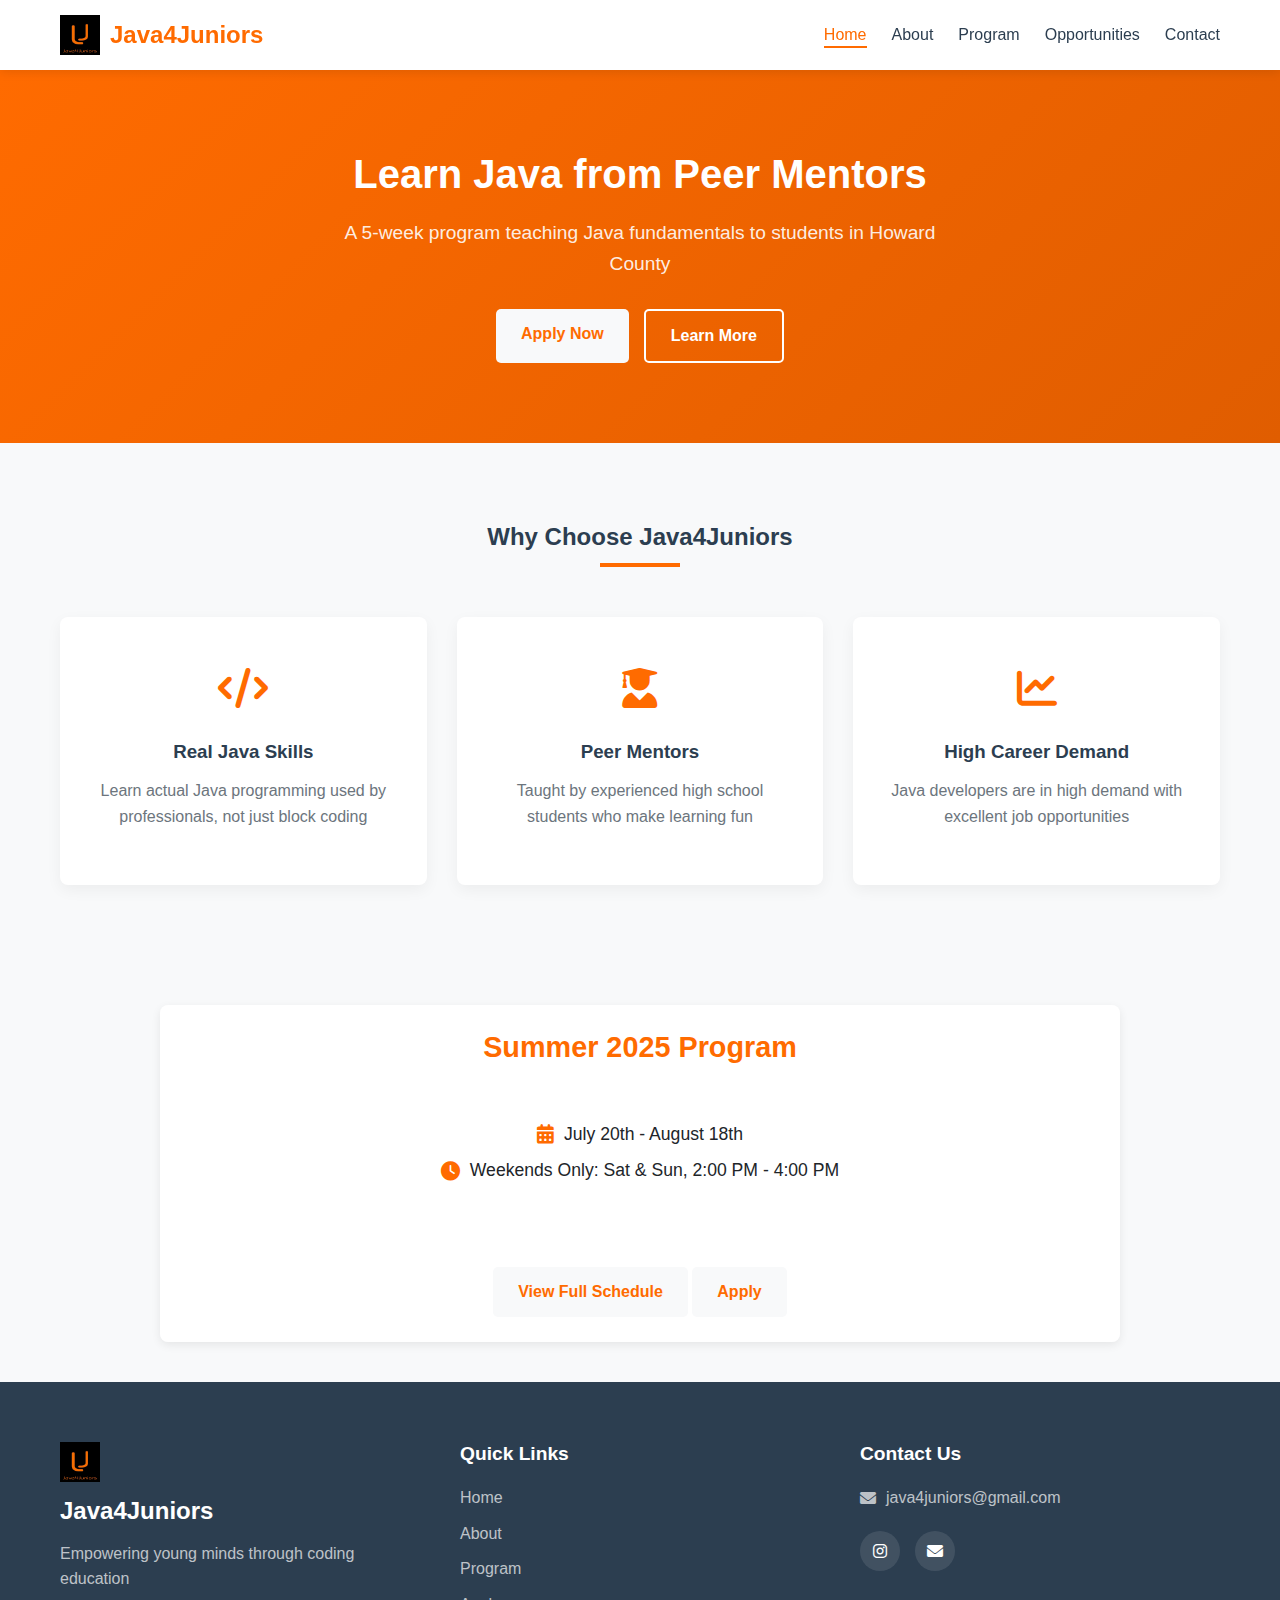
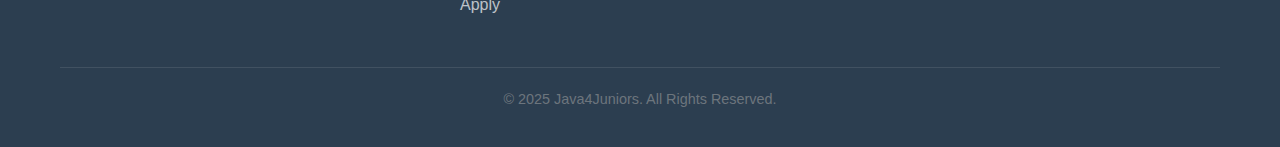
<file: index.html>
<!DOCTYPE html>
<html lang="en">
<head>
    <meta charset="UTF-8">
    <meta name="viewport" content="width=device-width, initial-scale=1.0">
    <title>Java4Juniors - Home</title>
    <link rel="stylesheet" href="css/styles.css">
    <link rel="stylesheet" href="https://cdnjs.cloudflare.com/ajax/libs/font-awesome/6.0.0-beta3/css/all.min.css">
</head>
<body>
    <header>
        <div class="container">
            <div class="header-content">
                <div class="logo">
                    <img src="images/logo.png" alt="Java4Juniors Logo">
                    <h1>Java4Juniors</h1>
                </div>
                <nav>
                    <ul>
                        <li class="active"><a href="index.html">Home</a></li>
                        <li><a href="about.html">About</a></li>
                        <li><a href="overview.html">Program</a></li>
                        <li><a href="opportunities.html">Opportunities</a></li>
                        <li><a href="contact.html">Contact</a></li>
                    </ul>
                </nav>
            </div>
        </div>
    </header>

    <section class="hero">
        <div class="container">
            <div class="hero-content">
                <h1>Learn Java from Peer Mentors</h1>
                <p>A 5-week program teaching Java fundamentals to students in Howard County</p>
                <div class="hero-buttons">
                    <a href="opportunities.html" class="btn btn-primary">Apply Now</a>
                    <a href="overview.html" class="btn btn-secondary">Learn More</a>
                </div>
            </div>
        </div>
    </section>

    <section class="features">
        <div class="container">
            <h2 class="section-title">Why Choose Java4Juniors</h2>
            <div class="features-grid">
                <div class="feature-card">
                    <div class="feature-icon">
                        <i class="fas fa-code"></i>
                    </div>
                    <h3>Real Java Skills</h3>
                    <p>Learn actual Java programming used by professionals, not just block coding</p>
                </div>
                <div class="feature-card">
                    <div class="feature-icon">
                        <i class="fas fa-user-graduate"></i>
                    </div>
                    <h3>Peer Mentors</h3>
                    <p>Taught by experienced high school students who make learning fun</p>
                </div>
                <div class="feature-card">
                    <div class="feature-icon">
                        <i class="fas fa-chart-line"></i>
                    </div>
                    <h3>High Career Demand</h3>
                    <p>Java developers are in high demand with excellent job opportunities</p>
                </div>
            </div>
        </div>
    </section>

    <section class="program-highlight">
        <div class="container">
            <div class="highlight-content">
                <h2>Summer 2025 Program</h2>
                <div class="program-details">
                    <p><i class="fas fa-calendar-alt"></i> July 20th - August 18th</p>
                    <p><i class="fas fa-clock"></i> Weekends Only: Sat & Sun, 2:00 PM - 4:00 PM</p>
                </div>
                <a href="overview.html" class="btn btn-primary">View Full Schedule</a>
                <a href="opportunities.html" class="btn btn-primary">Apply</a>
            </div>
        </div>
    </section>

    <footer>
        <div class="container">
            <div class="footer-content">
                <div class="footer-logo">
                    <img src="images/logo.png" alt="Java4Juniors Logo">
                    <h3>Java4Juniors</h3>
                    <p>Empowering young minds through coding education</p>
                </div>
                <div class="footer-links">
                    <h4>Quick Links</h4>
                    <ul>
                        <li><a href="index.html">Home</a></li>
                        <li><a href="about.html">About</a></li>
                        <li><a href="overview.html">Program</a></li>
                        <li><a href="opportunities.html">Apply</a></li>
                    </ul>
                </div>
                <div class="footer-contact">
                    <h4>Contact Us</h4>
                    <p><i class="fas fa-envelope"></i>java4juniors@gmail.com</p>
                    <div class="social-links">
                        <a href="#"><i class="fab fa-instagram"></i></a>
                        <a href="#"><i class="fas fa-envelope"></i></a>
                    </div>
                </div>
            </div>
            <div class="footer-bottom">
                <p>&copy; 2025 Java4Juniors. All Rights Reserved.</p>
            </div>
        </div>
    </footer>

    <script src="js/script.js"></script>
</body>
</html>
</file>
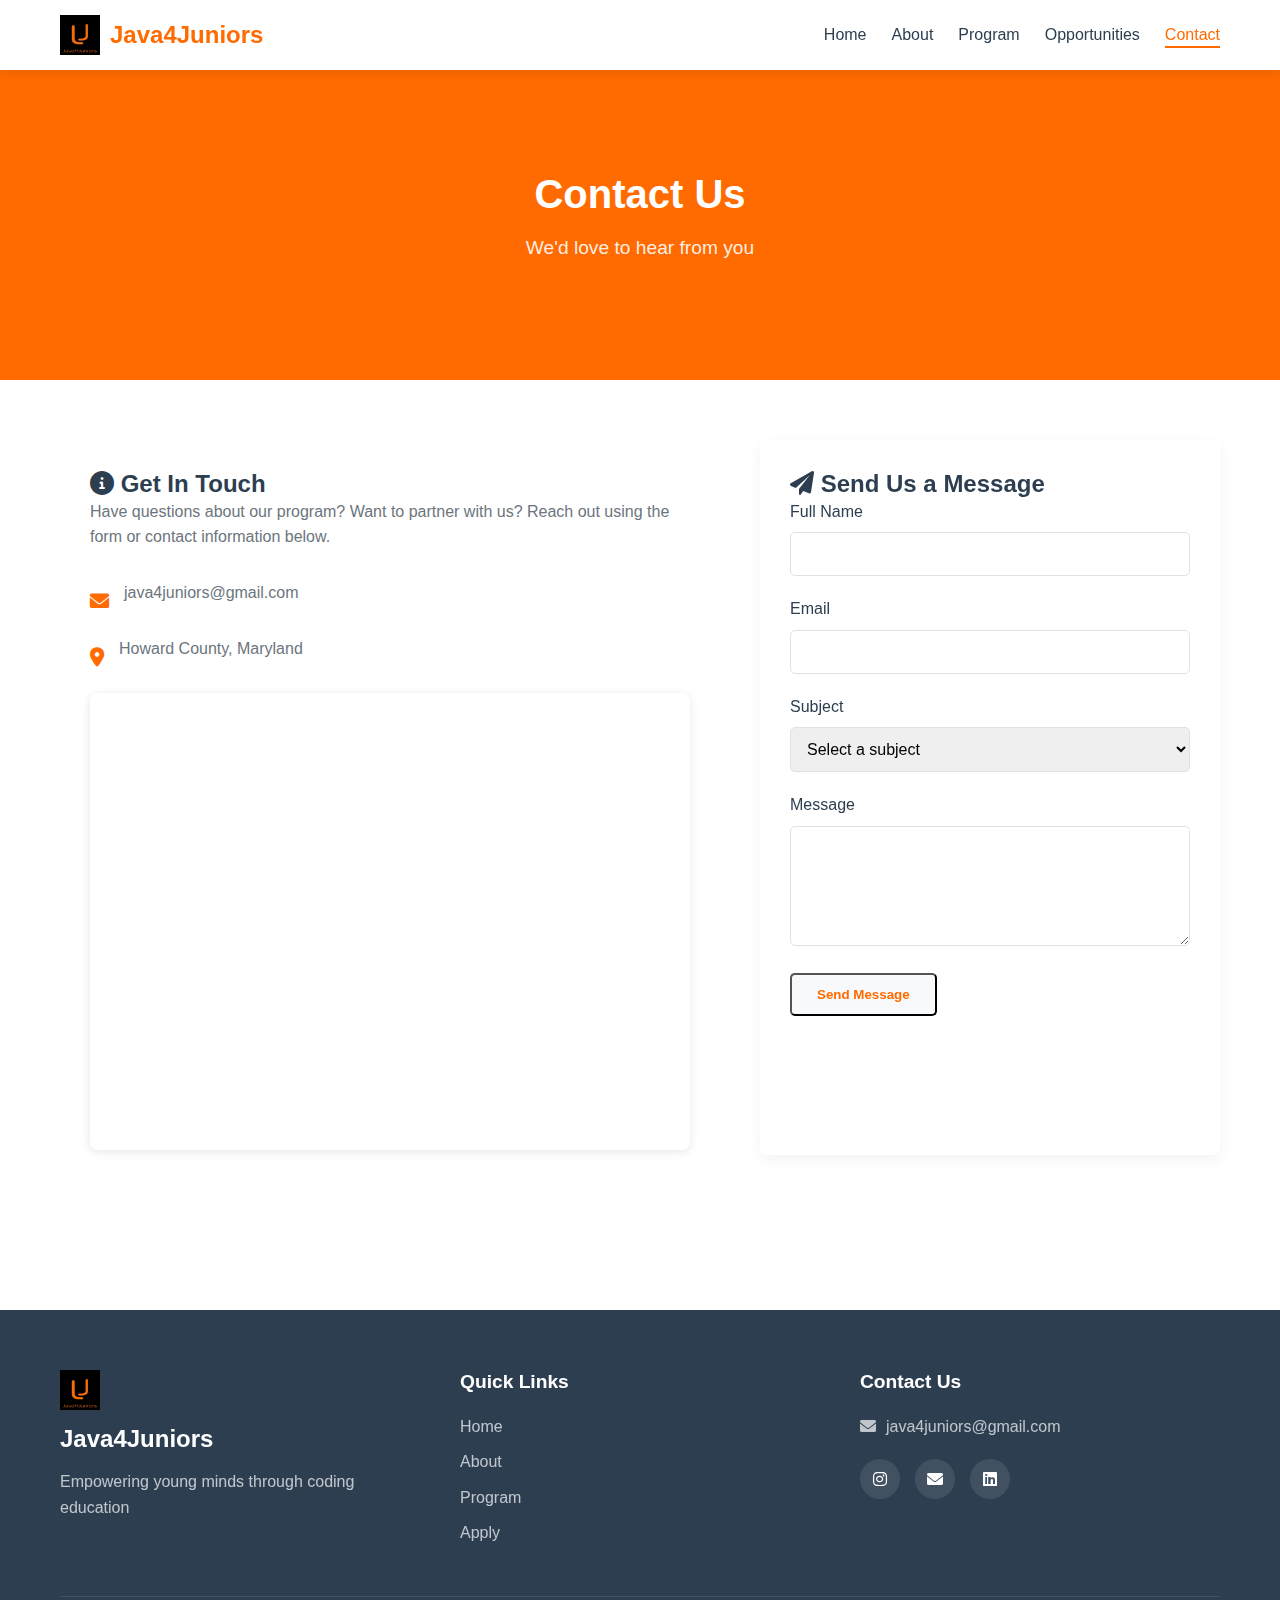
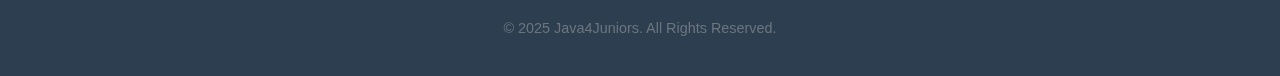
<file: contact.html>
<!DOCTYPE html>
<html lang="en">
<head>
    <meta charset="UTF-8">
    <meta name="viewport" content="width=device-width, initial-scale=1.0">
    <title>Contact Us - Java4Juniors</title>
    <link rel="stylesheet" href="css/styles.css">
    <link rel="stylesheet" href="https://cdnjs.cloudflare.com/ajax/libs/font-awesome/6.0.0-beta3/css/all.min.css">
</head>
<body>
    <header>
        <div class="container">
            <div class="header-content">
                <div class="logo">
                    <img src="images/logo.png" alt="Java4Juniors Logo">
                    <h1>Java4Juniors</h1>
                </div>
                <nav>
                    <ul>
                        <li><a href="index.html">Home</a></li>
                        <li><a href="about.html">About</a></li>
                        <li><a href="overview.html">Program</a></li>
                        <li><a href="opportunities.html">Opportunities</a></li>
                        <li class="active"><a href="contact.html">Contact</a></li>
                    </ul>
                </nav>
            </div>
        </div>
    </header>

    <section class="page-header">
        <div class="container">
            <h1>Contact Us</h1>
            <p>We'd love to hear from you</p>
        </div>
    </section>

    <section class="contact-section">
        <div class="container">
            <div class="contact-info">
                <h2><i class="fas fa-info-circle"></i> Get In Touch</h2>
                <p>Have questions about our program? Want to partner with us? Reach out using the form or contact information below.</p>
                
                <div class="contact-methods">
                    <div class="contact-method">
                        <i class="fas fa-envelope"></i>
                        <p>java4juniors@gmail.com</p>
                    </div>
                    <div class="contact-method">
                        <i class="fas fa-map-marker-alt"></i>
                        <p>Howard County, Maryland</p>
                    </div>
                    <div class="map-container">
                        <iframe 
                            src="https://www.google.com/maps/embed?pb=!1m18!1m12!1m3!1d3087.5310993653593!2d-76.84301202411028!3d39.29888327164111!2m3!1f0!2f0!3f0!3m2!1i1024!2i768!4f13.1!3m3!1m2!1s0x89c821eed5686fd9%3A0x9e82f055d4aa6e6a!2sMount%20Hebron%20High%20School!5e0!3m2!1sen!2sus!4v1746314005249!5m2!1sen!2sus" 
                            width="600"
                            height="450" 
                            style="border:0;" 
                            allowfullscreen="" 
                            loading="lazy" 
                            referrerpolicy="no-referrer-when-downgrade">
                        </iframe>
                    </div>
                </div>
                
                <div class="social-links">
                    <a href="#"><i class="fab fa-instagram"></i></a>
                    <a href="#"><i class="fab fa-discord"></i></a>
                    <a href="#"><i class="fas fa-envelope"></i></a>
                </div>
            </div>

            <div class="contact-form">
                <h2><i class="fas fa-paper-plane"></i> Send Us a Message</h2>
                <form action="https://formsubmit.co/b78781ab3d3572c9fff8ea56d828146f" method="POST" id="contactForm">
                    <div class="form-group">
                        <label for="name">Full Name</label>
                        <input type="text" id="name" name="Contact Name" class="form-control" required>
                    </div>
                    <div class="form-group">
                        <label for="email">Email</label>
                        <input type="email" id="contactEmail" name="Email" class="form-control" required>
                    </div>
                    <div class="form-group">
                        <label for="subject">Subject</label>
                        <select id="subject" name="Subject" class="form-control" required>
                            <option value="">Select a subject</option>
                            <option value="general">General Inquiry</option>
                            <option value="student">Student Application</option>
                            <option value="board">Board Application</option>
                            <option value="other">Other</option>
                        </select>
                    </div>
                    <div class="form-group">
                        <label for="message">Message</label>
                        <textarea id="message" name="Message" class="form-control" rows="5" required></textarea>
                    </div>
                    <button type="submit" class="btn btn-primary">Send Message</button>
                </form>
            </div>
        </div>
    </section>

    <footer>
        <div class="container">
            <div class="footer-content">
                <div class="footer-logo">
                    <img src="images/logo.png" alt="Java4Juniors Logo">
                    <h3>Java4Juniors</h3>
                    <p>Empowering young minds through coding education</p>
                </div>
                <div class="footer-links">
                    <h4>Quick Links</h4>
                    <ul>
                        <li><a href="index.html">Home</a></li>
                        <li><a href="about.html">About</a></li>
                        <li><a href="overview.html">Program</a></li>
                        <li><a href="opportunities.html">Apply</a></li>
                    </ul>
                </div>
                <div class="footer-contact">
                    <h4>Contact Us</h4>
                    <p><i class="fas fa-envelope"></i> java4juniors@gmail.com</p>
                    <div class="social-links">
                        <a href="https://www.instagram.com/java4juniors/?igsh=MW44d2Noa3Z1dXp4eA%3D%3D&utm_source=qr#"><i class="fab fa-instagram"></i></a>
                        <a href="https://mail.google.com/mail/?view=cm&fs=1&to=java4juniors@gmail.com"><i class="fas fa-envelope"></i></a>
                        <a href="https://www.linkedin.com/company/java4juniors/"><i class="fab fa-linkedin"></i></a>
                    </div>
                </div>
            </div>
            <div class="footer-bottom">
                <p>&copy; 2025 Java4Juniors. All Rights Reserved.</p>
            </div>
        </div>
    </footer>

    <script src="js/script.js"></script>
</body>
</html>
</file>
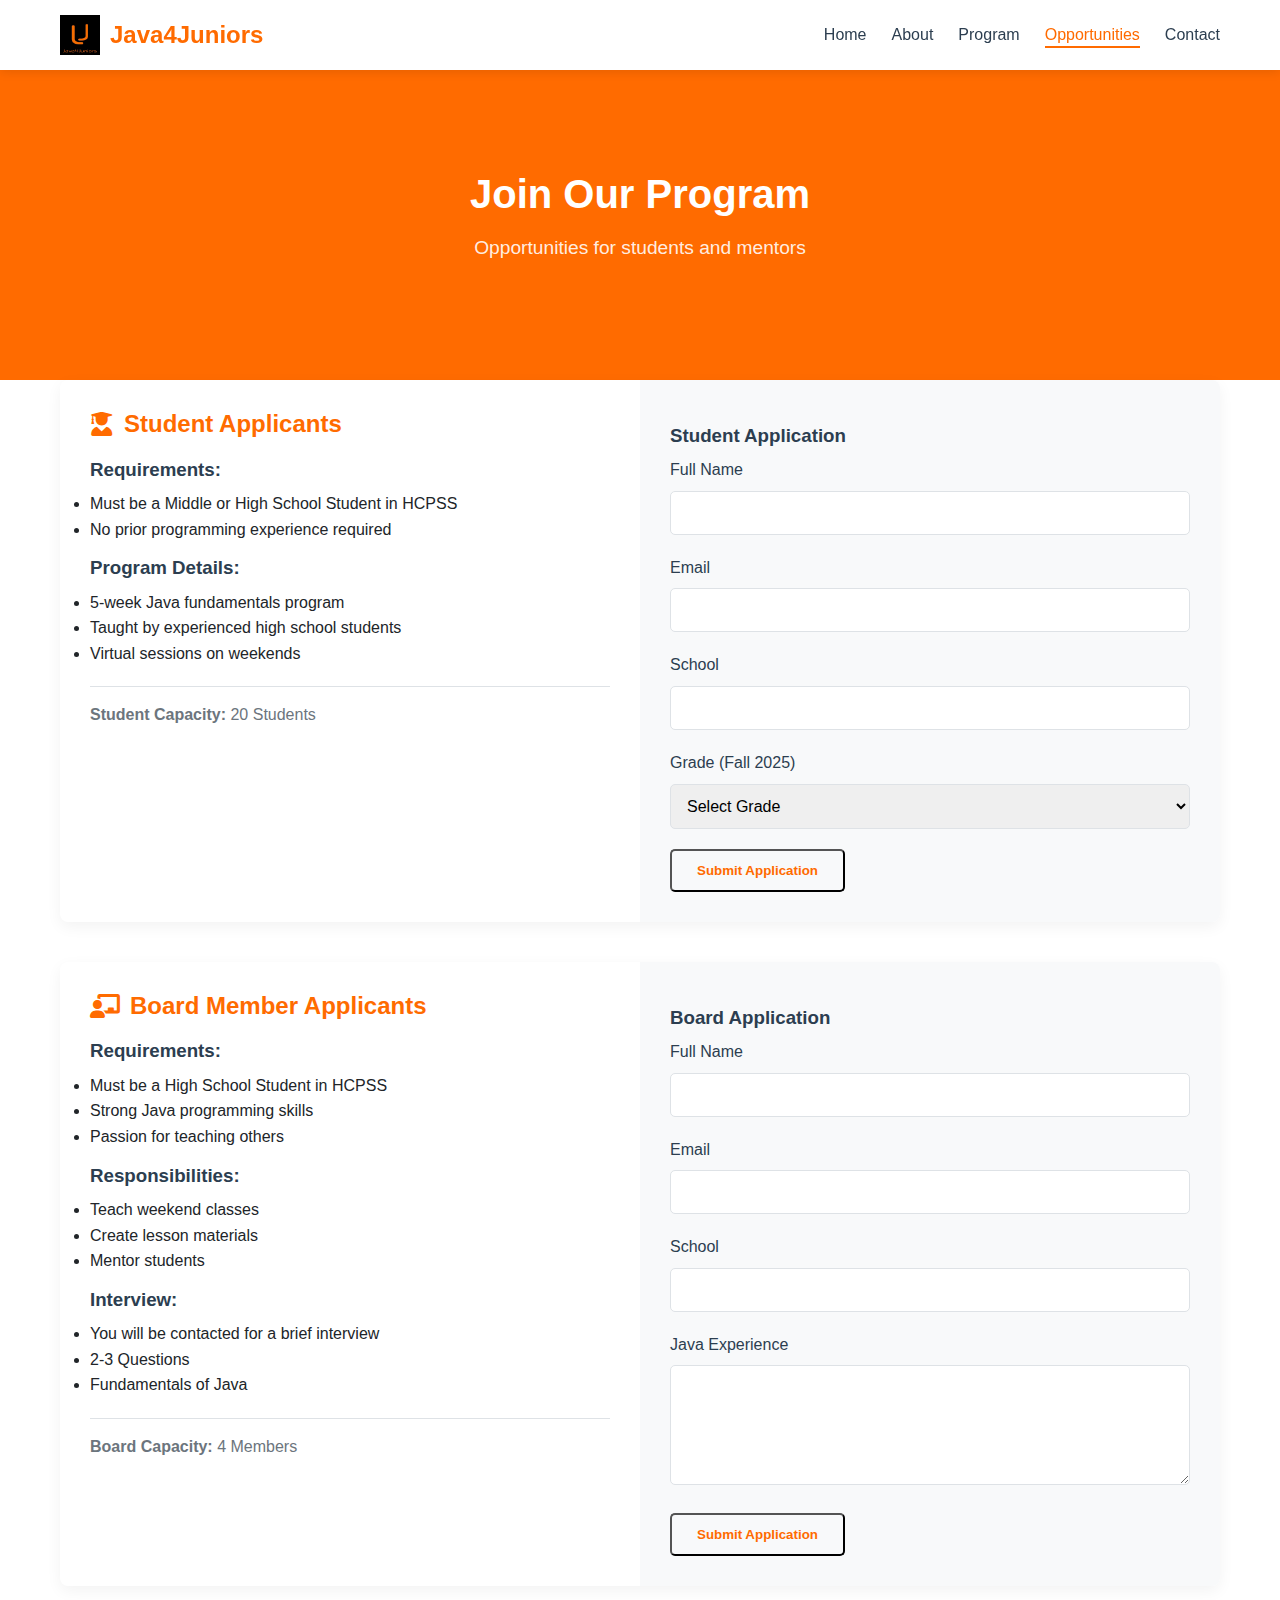
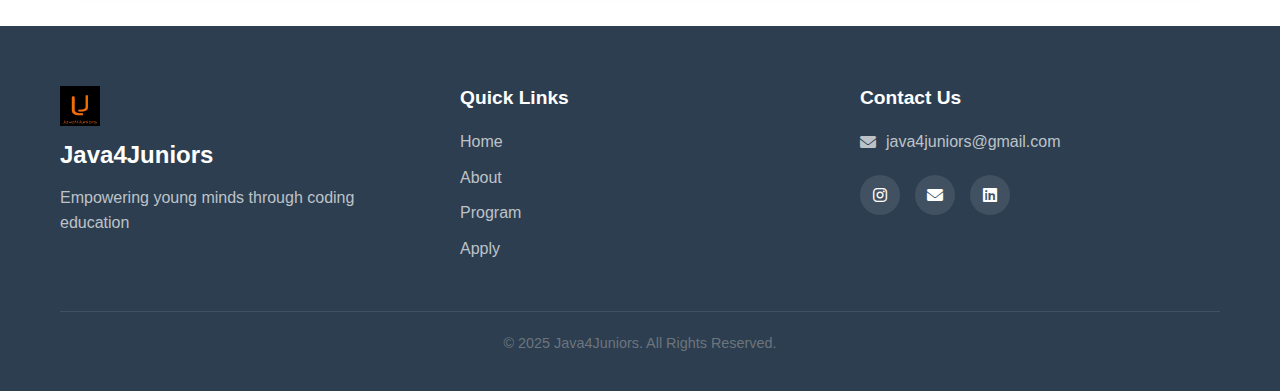
<file: opportunities.html>
<!DOCTYPE html>
<html lang="en">
<head>
    <meta charset="UTF-8">
    <meta name="viewport" content="width=device-width, initial-scale=1.0">
    <title>Opportunities - Java4Juniors</title>
    <link rel="stylesheet" href="css/styles.css">
    <link rel="stylesheet" href="https://cdnjs.cloudflare.com/ajax/libs/font-awesome/6.0.0-beta3/css/all.min.css">
</head>
<body>
    <header>
        <div class="container">
            <div class="header-content">
                <div class="logo">
                    <img src="images/logo.png" alt="Java4Juniors Logo">
                    <h1>Java4Juniors</h1>
                </div>
                <nav>
                    <ul>
                        <li><a href="index.html">Home</a></li>
                        <li><a href="about.html">About</a></li>
                        <li><a href="overview.html">Program</a></li>
                        <li class="active"><a href="opportunities.html">Opportunities</a></li>
                        <li><a href="contact.html">Contact</a></li>
                    </ul>
                </nav>
            </div>
        </div>
    </header>

    <section class="page-header">
        <div class="container">
            <h1>Join Our Program</h1>
            <p>Opportunities for students and mentors</p>
        </div>
    </section>

    <div class="container">
        <div class="opportunity-card student-opportunity">
            <div class="opportunity-content">
                <h2><i class="fas fa-user-graduate"></i> Student Applicants</h2>
                <h3>Requirements:</h3>
                <ul>
                    <li>Must be a Middle or High School Student in HCPSS</li>
                    <li>No prior programming experience required</li>
                </ul>
                <h3>Program Details:</h3>
                <ul>
                    <li>5-week Java fundamentals program</li>
                    <li>Taught by experienced high school students</li>
                    <li>Virtual sessions on weekends</li>
                </ul>
                <p class="capacity"><strong>Student Capacity:</strong> 20 Students</p>
            </div>
            <div class="opportunity-form">
                <h3>Student Application</h3>
                <form action="https://formsubmit.co/b78781ab3d3572c9fff8ea56d828146f" method="POST" id="studentForm">
                    <div class="form-group">
                        <label for="studentName">Full Name</label>
                        <input type="text" id="studentName" name="Student Name" class="form-control" required>
                    </div>
                    <div class="form-group">
                        <label for="studentEmail">Email</label>
                        <input type="email" id="studentEmail" name="Email" class="form-control" required>
                    </div>
                    <div class="form-group">
                        <label for="studentSchool">School</label>
                        <input type="text" id="studentSchool" name="School" class="form-control" required>
                    </div>
                    <div class="form-group">
                        <label for="studentGrade">Grade (Fall 2025)</label>
                        <select id="studentGrade" name="Grade" class="form-select" required>
                            <option value="">Select Grade</option>
                            <option value="6">6th Grade</option>
                            <option value="7">7th Grade</option>
                            <option value="8">8th Grade</option>
                            <option value="9">9th Grade</option>
                            <option value="10">10th Grade</option>
                            <option value="11">11th Grade</option>
                            <option value="12">12th Grade</option>
                        </select>
                    </div>
                    <button type="submit" class="btn btn-primary">Submit Application</button>
                </form>
            </div>
        </div>

            <div class="opportunity-card board-opportunity">
                <div class="opportunity-content">
                    <h2><i class="fas fa-chalkboard-teacher"></i> Board Member Applicants</h2>
                    <h3>Requirements:</h3>
                    <ul>
                        <li>Must be a High School Student in HCPSS</li>
                        <li>Strong Java programming skills</li>
                        <li>Passion for teaching others</li>
                    </ul>
                    <h3>Responsibilities:</h3>
                    <ul>
                        <li>Teach weekend classes</li>
                        <li>Create lesson materials</li>
                        <li>Mentor students</li>
                    </ul>
                    <h3>Interview:</h3>
                    <ul>
                        <li>You will be contacted for a brief interview</li>
                        <li>2-3 Questions</li>
                        <li>Fundamentals of Java</li>
                    </ul>
                    <p class="capacity"><strong>Board Capacity:</strong> 4 Members</p>
                </div>
                <div class="opportunity-form">
                    <h3>Board Application</h3>
                    <form action="https://formsubmit.co/b78781ab3d3572c9fff8ea56d828146f" method="POST" id="boardForm">
                        <div class="form-group">
                            <label for="boardName">Full Name</label>
                            <input type="text" id="boardName" name="Board Member Name" class="form-control" required>
                        </div>
                        <div class="form-group">
                            <label for="boardEmail">Email</label>
                            <input type="email" id="boardEmail" name="Email" class="form-control" required>
                        </div>
                        <div class="form-group">
                            <label for="boardSchool">School</label>
                            <input type="text" id="boardSchool" name="School" class="form-control" required>
                        </div>
                        <div class="form-group">
                            <label for="boardExperience">Java Experience</label>
                            <textarea id="boardExperience" name="Experience" class="form-control" required></textarea>
                        </div>
                        <button type="submit" class="btn btn-primary">Submit Application</button>
                    </form>
                </div>
            </div>
        </div>
    </section>

    <footer>
        <div class="container">
            <div class="footer-content">
                <div class="footer-logo">
                    <img src="images/logo.png" alt="Java4Juniors Logo">
                    <h3>Java4Juniors</h3>
                    <p>Empowering young minds through coding education</p>
                </div>
                <div class="footer-links">
                    <h4>Quick Links</h4>
                    <ul>
                        <li><a href="index.html">Home</a></li>
                        <li><a href="about.html">About</a></li>
                        <li><a href="overview.html">Program</a></li>
                        <li><a href="opportunities.html">Apply</a></li>
                    </ul>
                </div>
                <div class="footer-contact">
                    <h4>Contact Us</h4>
                    <p><i class="fas fa-envelope"></i> java4juniors@gmail.com</p>
                    <div class="social-links">
                        <a href="https://www.instagram.com/java4juniors/?igsh=MW44d2Noa3Z1dXp4eA%3D%3D&utm_source=qr#"><i class="fab fa-instagram"></i></a>
                        <a href="https://mail.google.com/mail/?view=cm&fs=1&to=java4juniors@gmail.com"><i class="fas fa-envelope"></i></a>
                        <a href="https://www.linkedin.com/company/java4juniors/"><i class="fab fa-linkedin"></i></a>
                    </div>
                </div>
            </div>
            <div class="footer-bottom">
                <p>&copy; 2025 Java4Juniors. All Rights Reserved.</p>
            </div>
        </div>
    </footer>

    <script src="js/script.js"></script>
</body>
</html>
</file>
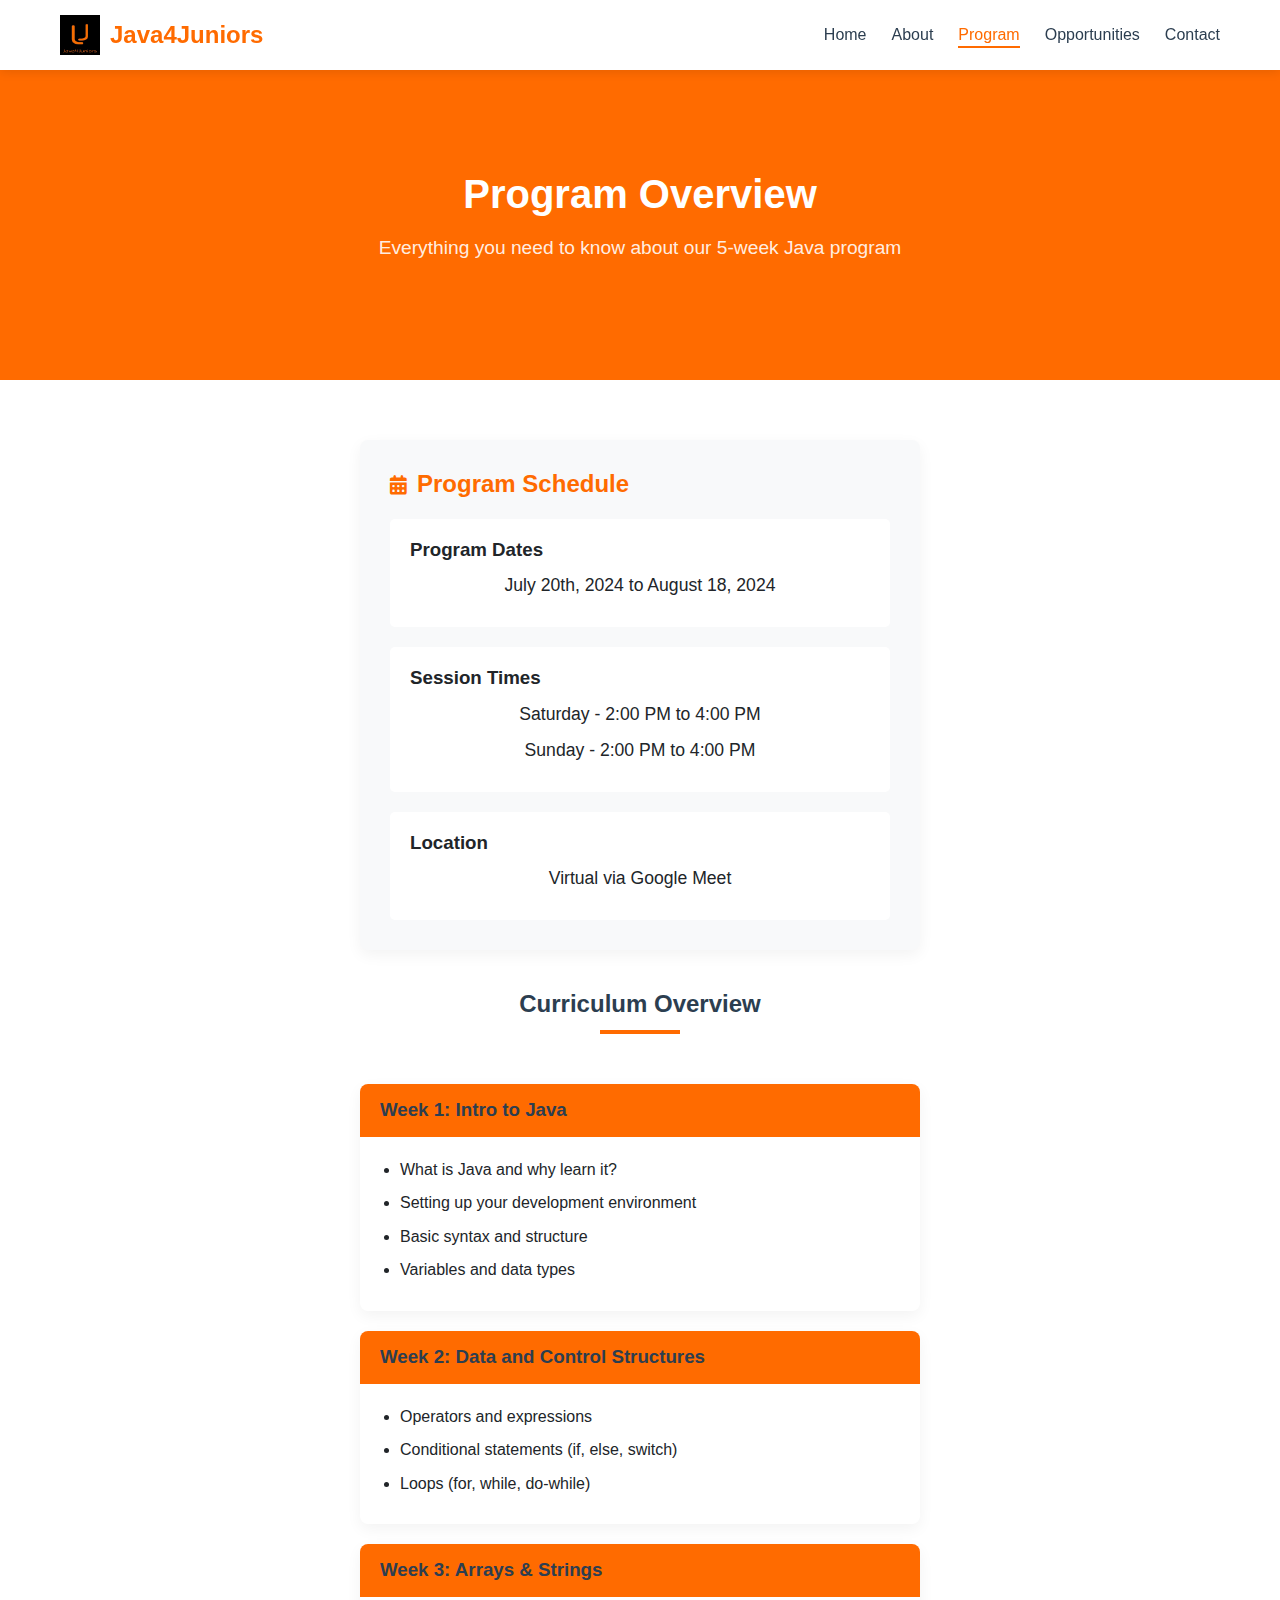
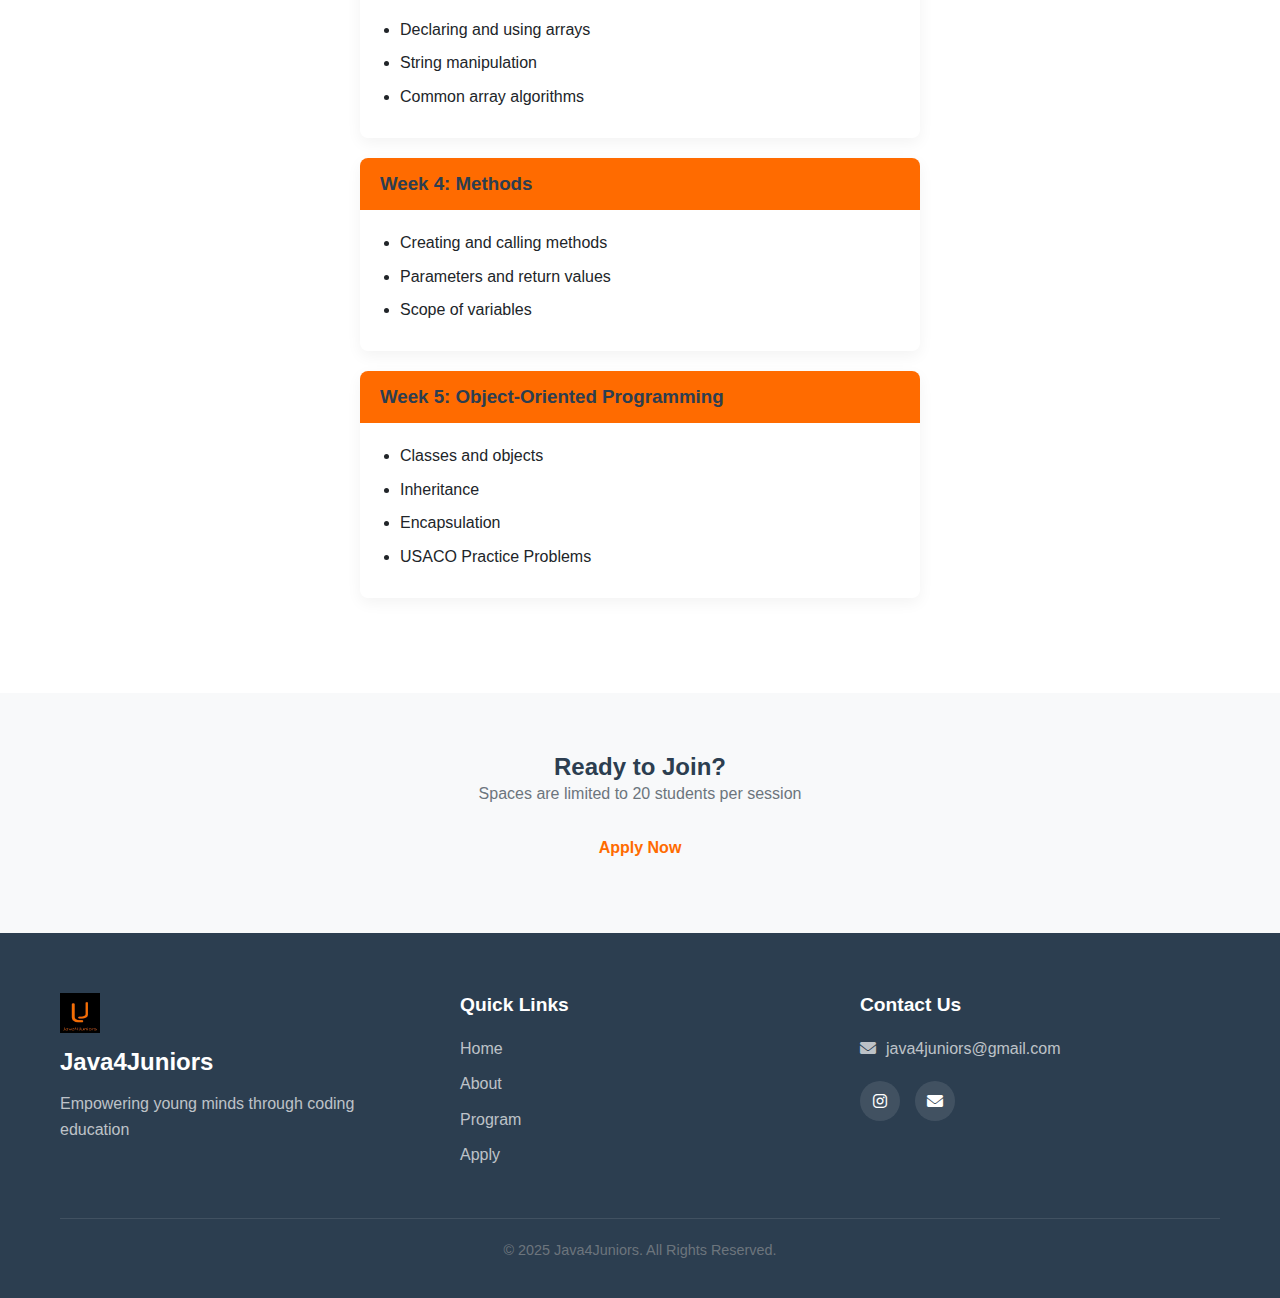
<file: overview.html>
<!DOCTYPE html>
<html lang="en">
<head>
    <meta charset="UTF-8">
    <meta name="viewport" content="width=device-width, initial-scale=1.0">
    <title>Program Overview - Java4Juniors</title>
    <link rel="stylesheet" href="css/styles.css">
    <link rel="stylesheet" href="https://cdnjs.cloudflare.com/ajax/libs/font-awesome/6.0.0-beta3/css/all.min.css">
</head>
<body>
    <header>
        <div class="container">
            <div class="header-content">
                <div class="logo">
                    <img src="images/logo.png" alt="Java4Juniors Logo">
                    <h1>Java4Juniors</h1>
                </div>
                <nav>
                    <ul>
                        <li><a href="index.html">Home</a></li>
                        <li><a href="about.html">About</a></li>
                        <li class="active"><a href="overview.html">Program</a></li>
                        <li><a href="opportunities.html">Opportunities</a></li>
                        <li><a href="contact.html">Contact</a></li>
                    </ul>
                </nav>
            </div>
        </div>
    </header>

    <section class="page-header">
        <div class="container">
            <h1>Program Overview</h1>
            <p>Everything you need to know about our 5-week Java program</p>
        </div>
    </section>

    <section class="program-details">
        <div class="container">
            <div class="schedule-card">
                <h2><i class="fas fa-calendar-alt"></i> Program Schedule</h2>
                <div class="schedule-grid">
                    <div class="schedule-item">
                        <h3>Program Dates</h3>
                        <p>July 20th, 2024 to August 18, 2024</p>
                    </div>
                    <div class="schedule-item">
                        <h3>Session Times</h3>
                        <p>Saturday - 2:00 PM to 4:00 PM</p>
                        <p>Sunday - 2:00 PM to 4:00 PM</p>
                    </div>
                    <div class="schedule-item">
                        <h3>Location</h3>
                        <p>Virtual via Google Meet</p>
                    </div>
                </div>
            </div>

            <div class="curriculum">
                <h2 class="section-title">Curriculum Overview</h2>
                <div class="week-card">
                    <div class="week-header">
                        <h3>Week 1: Intro to Java</h3>
                    </div>
                    <div class="week-content">
                        <ul>
                            <li>What is Java and why learn it?</li>
                            <li>Setting up your development environment</li>
                            <li>Basic syntax and structure</li>
                            <li>Variables and data types</li>
                        </ul>
                    </div>
                </div>

                <div class="week-card">
                    <div class="week-header">
                        <h3>Week 2: Data and Control Structures</h3>
                    </div>
                    <div class="week-content">
                        <ul>
                            <li>Operators and expressions</li>
                            <li>Conditional statements (if, else, switch)</li>
                            <li>Loops (for, while, do-while)</li>
                        </ul>
                    </div>
                </div>

                <div class="week-card">
                    <div class="week-header">
                        <h3>Week 3: Arrays & Strings</h3>
                    </div>
                    <div class="week-content">
                        <ul>
                            <li>Declaring and using arrays</li>
                            <li>String manipulation</li>
                            <li>Common array algorithms</li>
                        </ul>
                    </div>
                </div>

                <div class="week-card">
                    <div class="week-header">
                        <h3>Week 4: Methods</h3>
                    </div>
                    <div class="week-content">
                        <ul>
                            <li>Creating and calling methods</li>
                            <li>Parameters and return values</li>
                            <li>Scope of variables</li>
                        </ul>
                    </div>
                </div>

                <div class="week-card">
                    <div class="week-header">
                        <h3>Week 5: Object-Oriented Programming</h3>
                    </div>
                    <div class="week-content">
                        <ul>
                            <li>Classes and objects</li>
                            <li>Inheritance</li>
                            <li>Encapsulation</li>
                            <li>USACO Practice Problems</li>
                        </ul>
                    </div>
                </div>
            </div>
        </div>
    </section>

    <section class="cta-section">
        <div class="container">
            <h2>Ready to Join?</h2>
            <p>Spaces are limited to 20 students per session</p>
            <a href="opportunities.html" class="btn btn-primary">Apply Now</a>
        </div>
    </section>

    <footer>
        <div class="container">
            <div class="footer-content">
                <div class="footer-logo">
                    <img src="images/logo.png" alt="Java4Juniors Logo">
                    <h3>Java4Juniors</h3>
                    <p>Empowering young minds through coding education</p>
                </div>
                <div class="footer-links">
                    <h4>Quick Links</h4>
                    <ul>
                        <li><a href="index.html">Home</a></li>
                        <li><a href="about.html">About</a></li>
                        <li><a href="overview.html">Program</a></li>
                        <li><a href="opportunities.html">Apply</a></li>
                    </ul>
                </div>
                <div class="footer-contact">
                    <h4>Contact Us</h4>
                    <p><i class="fas fa-envelope"></i> java4juniors@gmail.com</p>
                    <div class="social-links">
                        <a href="#"><i class="fab fa-instagram"></i></a>
                        <a href="#"><i class="fas fa-envelope"></i></a>
                    </div>
                </div>
            </div>
            <div class="footer-bottom">
                <p>&copy; 2025 Java4Juniors. All Rights Reserved.</p>
            </div>
        </div>    
    </footer>

    <script src="js/script.js"></script>
</body>
</html>
</file>
<file: css/styles.css>
/* Color Variables */
:root {
    --primary: #FF6B00; /* Orange */
    --primary-light: #FF8C42;
    --primary-dark: #E05D00;
    --secondary: #2C3E50; /* Dark blue */
    --light: #F8F9FA;
    --light-gray: #E9ECEF;
    --medium-gray: #DEE2E6;
    --dark-gray: #6C757D;
    --dark: #212529;
    --white: #FFFFFF;
}

/* Base Styles */
* {
    margin: 0;
    padding: 0;
    box-sizing: border-box;
}

body {
    font-family: 'Segoe UI', Tahoma, Geneva, Verdana, sans-serif;
    line-height: 1.6;
    color: var(--dark);
    background-color: var(--white);
}

.container {
    width: 100%;
    max-width: 1200px;
    margin: 0 auto;
    padding: 0 20px;
}

h1, h2, h3, h4 {
    font-weight: 700;
    line-height: 1.2;
    color: var(--secondary);
}

p {
    margin-bottom: 1rem;
    color: var(--dark-gray);
}

a {
    text-decoration: none;
    color: inherit;
}

img {
    max-width: 100%;
    height: auto;
}

/* Header Styles */
header {
    background-color: var(--white);
    box-shadow: 0 2px 10px rgba(0, 0, 0, 0.1);
    padding: 15px 0;
    position: sticky;
    top: 0;
    z-index: 100;
}

.header-content {
    display: flex;
    justify-content: space-between;
    align-items: center;
    width: 100%;
}

.logo {
    display: flex;
    align-items: center;
    gap: 10px;
}

.logo img {
    height: 40px;
}

.logo h1 {
    color: var(--primary);
    font-size: 1.5rem;
}

@media (max-width: 768px) {
    .logo h1 {
        font-size: 1.3rem;
        margin-right: 150px;
    }

    .logo img {
        height: 35px;
    }
    
}

nav ul {
    display: flex;
    list-style: none;
    gap: 25px;
}

nav ul li a {
    font-weight: 500;
    color: var(--secondary);
    position: relative;
    padding: 5px 0;
    transition: color 0.3s;
}

nav ul li a:hover,
nav ul li.active a {
    color: var(--primary);
}

nav ul li a::after {
    content: '';
    position: absolute;
    width: 0;
    height: 2px;
    background: var(--primary);
    bottom: 0;
    left: 0;
    transition: width 0.3s;
}

nav ul li a:hover::after,
nav ul li.active a::after {
    width: 100%;
}

/* Hero Section */
.hero {
    padding: 80px 0;
    background: linear-gradient(135deg, var(--primary) 0%, var(--primary-dark) 100%);
    color: var(--white);
}

.hero .container {
    display: flex;
    flex-direction: column;
    align-items: center;
    text-align: center;
    gap: 30px;
}

.hero-content {
    width: 100%;
    max-width: 800px;
}

.hero-image {
    width: 100%;
    max-width: 600px;
}

.hero h1 {
    font-size: 2.5rem;
    margin-bottom: 20px;
    color: var(--white);
}

.hero p {
    font-size: 1.2rem;
    margin-bottom: 30px;
    max-width: 650px;
    margin-left: auto;
    margin-right: auto;
    color: rgba(255, 255, 255, 0.9);
}

.hero-buttons {
    display: flex;
    justify-content: center;
    gap: 15px;
}

.btn {
    display: inline-block;
    padding: 12px 25px;
    border-radius: 5px;
    font-weight: 600;
    transition: all 0.3s;
    text-align: center;
}

.btn-primary {
    background-color: var(--light);
    color: var(--primary);
}

.btn-primary:hover {
    background-color: #f0f0f0;
    transform: translateY(-2px);
    box-shadow: 0 5px 15px rgba(0, 0, 0, 0.1);
}

.btn-secondary {
    background-color: transparent;
    color: var(--white);
    border: 2px solid var(--white);
}

.btn-secondary:hover {
    background-color: rgba(255, 255, 255, 0.1);
    transform: translateY(-2px);
}

/* Features Section */
.features {
    padding: 80px 0;
    background-color: var(--light);
}

.section-title {
    text-align: center;
    margin-bottom: 50px;
    position: relative;
    padding-bottom: 15px;
}

.section-title::after {
    content: '';
    position: absolute;
    width: 80px;
    height: 4px;
    background: var(--primary);
    bottom: 0;
    left: 50%;
    transform: translateX(-50%);
}

.features-grid {
    display: grid;
    grid-template-columns: repeat(auto-fit, minmax(300px, 1fr));
    gap: 30px;
}

.feature-card {
    background-color: var(--white);
    padding: 40px 30px;
    border-radius: 8px;
    box-shadow: 0 5px 15px rgba(0, 0, 0, 0.05);
    text-align: center;
    transition: transform 0.3s, box-shadow 0.3s;
}

.feature-card:hover {
    transform: translateY(-10px);
    box-shadow: 0 15px 30px rgba(0, 0, 0, 0.1);
}

.feature-icon {
    font-size: 2.5rem;
    color: var(--primary);
    margin-bottom: 20px;
}

.feature-card h3 {
    margin-bottom: 15px;
    color: var(--secondary);
}

/* Program Highlight*/
.program-highlight {
    padding: 40px 0;
    background-color: var(--light);
    color: var(--dark);
}

.program-highlight .container {
    padding: 0;
    max-width: 75%;
    width: 75%;
}

.highlight-content {
    width: 100%;
    text-align: center;
    padding: 25px 30px;
    background-color: rgba(255, 255, 255, 0.9);
    box-shadow: 0 3px 10px rgba(0, 0, 0, 0.08);
    border-radius: 8px;
}

.program-highlight h2 {
    color: var(--primary);
    margin-bottom: -5px;
    font-size: 1.8rem;
}

.program-details {
    margin-bottom: 15px;
    max-width: 600px;
    margin-left: auto;
    margin-right: auto;
}

.program-details p {
    margin-bottom: 8px;
    color: var(--dark);
    display: flex;
    align-items: center;
    justify-content: center;
    gap: 10px;
    font-size: 1.1rem;
}

.program-details i {
    color: var(--primary);
    font-size: 1.2rem;
}

.highlight-buttons {
    display: flex;
    justify-content: center;
    gap: 30px; /* Increase the gap between buttons */
    margin-top: 20px; /* Add some space above the buttons */
}

.highlight-buttons .btn {
    min-width: 150px; /* Ensure buttons have minimum width */
}

@media (max-width: 768px) {
    .highlight-buttons {
        flex-direction: column;
        align-items: center;
        gap: 15px;
    }
    
    .highlight-buttons .btn {
        width: 100%;
        max-width: 200px;
    }
    
    .program-highlight .container {
        max-width: 90%;
        width: 90%;
    }
}

/* About Page Styles */
.page-header {
    padding: 100px 0;
    background-color: var(--primary);
    color: var(--white);
    text-align: center;
}

.page-header h1 {
    font-size: 2.5rem;
    margin-bottom: 15px;
    color: var(--white);
}

.page-header p {
    font-size: 1.2rem;
    color: rgba(255, 255, 255, 0.9);
}

.about-section {
    padding: 80px 0;
}

.about-section.mission {
    background-color: var(--white);
}

.about-section.founders {
    background-color: var(--light);
}

.about-section.why-java {
    background-color: var(--white);
}

.section-content {
    max-width: 500px;
    margin: 0 auto;
    text-align: center;
}

.founders-grid {
    display: grid;
    grid-template-columns: repeat(auto-fit, minmax(280px, 1fr));
    gap: 30px;
    margin-top: 50px;
}

.founder-card {
    background-color: var(--white);
    padding: 30px;
    border-radius: 8px;
    box-shadow: 0 5px 15px rgba(0, 0, 0, 0.05);
    text-align: center;
}

.founder-card img {
    width: 225px;
    height: 225px;
    border-radius: 50%;
    object-fit: cover;
    margin: 0 auto 20px;
    border: 3px solid var(--primary);
}

.founder-card h3 {
    margin-bottom: 5px;
}

.founder-card .title {
    color: var(--primary);
    font-weight: 600;
    margin-bottom: 15px;
}

.java-benefits {
    display: grid;
    grid-template-columns: repeat(auto-fit, minmax(250px, 1fr));
    gap: 30px;
}

.benefit-card {
    background-color: #fff;
    padding: 25px;
    border-radius: 10px;
    box-shadow: 0 4px 12px rgba(0, 0, 0, 0.06);
    text-align: center;
    transition: transform 0.3s ease;
}

.benefit-card:hover {
    transform: translateY(-5px);
}

.benefit-icon {
    width: 60px;
    height: 60px;
    background-color: var(--white);
    color: var(--primary);
    border-radius: 50%;
    display: flex;
    align-items: center;
    justify-content: center;
    font-size: 24px;
    margin: 0 auto 20px;
}

.benefit-card h3 {
    font-size: 1.25rem;
    margin-bottom: 15px;
    color: var(--secondary);
}

.benefit-card p {
    font-size: 1rem;
    color: var(--dark-gray);
    line-height: 1.6;
}

/* Footer Styles */
footer {
    background-color: var(--secondary);
    color: var(--white);
    padding: 60px 0 20px;
}

.footer-content {
    display: grid;
    grid-template-columns: repeat(auto-fit, minmax(250px, 1fr));
    gap: 40px;
    margin-bottom: 40px;
}

.footer-logo {
    display: flex;
    flex-direction: column;
    gap: 15px;
}

.footer-logo img {
    width: 40px;
}

.footer-logo h3 {
    color: var(--white);
    font-size: 1.5rem;
}

.footer-logo p {
    color: rgba(255, 255, 255, 0.7);
}

.footer-links h4,
.footer-contact h4 {
    margin-bottom: 20px;
    font-size: 1.2rem;
    color: var(--white);
}

.footer-links ul {
    list-style: none;
}

.footer-links li {
    margin-bottom: 10px;
}

.footer-links a {
    color: rgba(255, 255, 255, 0.7);
    transition: color 0.3s;
}

.footer-links a:hover {
    color: var(--primary);
}

.footer-contact p {
    color: rgba(255, 255, 255, 0.7);
    margin-bottom: 20px;
    display: flex;
    align-items: center;
    gap: 10px;
}

.social-links {
    display: flex;
    gap: 15px;
}

.social-links a {
    display: inline-flex;
    align-items: center;
    justify-content: center;
    width: 40px;
    height: 40px;
    background-color: rgba(255, 255, 255, 0.1);
    border-radius: 50%;
    color: var(--white);
    transition: all 0.3s;
}

.social-links a:hover {
    background-color: var(--primary);
    transform: translateY(-3px);
}

.footer-bottom {
    text-align: center;
    padding-top: 20px;
    border-top: 1px solid rgba(255, 255, 255, 0.1);
    color: rgba(255, 255, 255, 0.5);
    font-size: 0.9rem;
}

/* Responsive Design */
@media (max-width: 768px) {
    .header-content {
        flex-direction: column;
        gap: 20px;
    }

    nav ul {
        gap: 15px;
    }

    .hero .container {
        flex-direction: column;
        text-align: center;
    }

    .hero-content {
        margin-bottom: 40px;
    }

    .hero-buttons {
        justify-content: center;
    }

    .hero p {
        margin-left: auto;
        margin-right: auto;
    }

    .features-grid {
        grid-template-columns: 1fr;
    }

    .founders-grid {
        grid-template-columns: 1fr;
    }

    .impact-stats {
        flex-direction: column;
        gap: 30px;
    }
}

@media (max-width: 480px) {
    .hero-buttons {
        flex-direction: column;
    }

    .btn {
        width: 100%;
    }
}

/* Overview Page Styles */
.program-details {
    padding: 60px 0;
}

.schedule-card {
    background-color: var(--light);
    border-radius: 8px;
    box-shadow: 0 5px 15px rgba(0, 0, 0, 0.05);
    padding: 30px;
    margin-bottom: 40px;
}

.schedule-card h2 {
    color: var(--primary);
    margin-bottom: 20px;
    display: flex;
    align-items: center;
    gap: 10px;
}

.schedule-grid {
    display: grid;
    grid-template-columns: repeat(auto-fit, minmax(250px, 1fr));
    gap: 20px;
}

.schedule-item {
    background-color: var(--white);
    padding: 20px;
    border-radius: 5px;
    color: var(--white)
}

.schedule-item h3 {
    color: var(--dark);
    margin-bottom: 10px;
}

.week-card {
    background-color: var(--white);
    border-radius: 8px;
    box-shadow: 0 5px 15px rgba(0, 0, 0, 0.05);
    margin-bottom: 20px;
    overflow: hidden;
}

.week-header {
    background-color: var(--primary);
    color: var(--light);
    padding: 15px 20px;
}

.week-content {
    padding: 20px;
}

.week-content ul {
    margin-left: 20px;
}

.week-content li {
    margin-bottom: 8px;
}

.cta-section {
    text-align: center;
    padding: 60px 0;
    background-color: var(--light);
}

/* Opportunities Page Styles */
.opportunities {
    padding: 60px 0;
}

.opportunity-card {
    background-color: var(--white);
    border-radius: 8px;
    box-shadow: 0 5px 15px rgba(0, 0, 0, 0.05);
    margin-bottom: 40px;
    overflow: hidden;
    display: grid;
    grid-template-columns: 1fr 1fr;
}

.opportunity-content {
    padding: 30px;
}

.opportunity-form {
    padding: 30px;
    background-color: var(--light);
}

.opportunity-card h2 {
    color: var(--primary);
    margin-bottom: 20px;
    display: flex;
    align-items: center;
    gap: 10px;
}

.opportunity-card h3 {
    margin: 15px 0 10px;
    color: var(--secondary);
}

.capacity {
    margin-top: 20px;
    padding-top: 15px;
    border-top: 1px solid var(--medium-gray);
}

/* Contact Page Styles */
.contact-section {
    padding: 60px 0;
}

.contact-section .container {
    display: grid;
    grid-template-columns: 1fr 1fr;
    gap: 40px;
}

.contact-info {
    padding: 30px;
}

.contact-form {
    padding: 30px;
    background-color: var(--white);
    border-radius: 8px;
    box-shadow: 0 5px 15px rgba(0, 0, 0, 0.05);
    height: 715px;
}

.contact-methods {
    margin: 30px 0;
}

.contact-method {
    display: flex;
    align-items: center;
    gap: 15px;
    margin-bottom: 15px;
}

.map-container {
    margin-top: 15px;
    border-radius: 8px;
    overflow: hidden;
    box-shadow: 0 2px 10px rgba(0,0,0,0.1);
}

.contact-method i {
    color: var(--primary);
    font-size: 1.2rem;
}

/* Form Styles */
.form-group {
    margin-bottom: 20px;
}

.form-group label {
    display: block;
    margin-bottom: 8px;
    font-weight: 500;
    color: var(--secondary);
}

.form-group input,
.form-group select,
.form-group textarea {
    width: 100%;
    padding: 12px;
    border: 1px solid var(--medium-gray);
    border-radius: 5px;
    font-family: inherit;
    font-size: 1rem;
}

.form-group textarea {
    min-height: 120px;
    resize: vertical;
}

/* Animations */
.animate {
    animation: fadeInUp 0.5s ease-out;
}

@keyframes fadeInUp {
    from {
        opacity: 0;
        transform: translateY(20px);
    }
    to {
        opacity: 1;
        transform: translateY(0);
    }
}

/* Responsive Adjustments */
@media (max-width: 768px) {
    .opportunity-card,
    .contact-section .container {
        grid-template-columns: 1fr;
    }
    
    .schedule-grid {
        grid-template-columns: 1fr;
    }
}

.mobile-menu-toggle {
    display: none;
    font-size: 1.7rem;
    color: var(--primary);
    cursor: pointer;
    margin-left: auto;
}
    
    @media (max-width: 768px) {
        .header-content {
            position: relative;
            padding: 15px 0;
        }
        
        .mobile-menu-toggle {
            display: block;
            position: absolute;
            right: 20px; /* Fixed distance from right edge */
            top: 50%; /* Center vertically */
            transform: translateY(-50%);
            padding: 10px; /* Add padding to create a larger touch target */
            z-index: 110; /* Ensure it stays above other elements */
        }
        
        nav {
            width: 100%;
            max-height: 0;
            overflow: hidden;
            transition: max-height 0.5s ease;
            position: absolute;
            top: 100%;
            left: 0;
            background-color: var(--white);
            z-index: 100;
            box-shadow: 0 5px 10px rgba(0,0,0,0.1);
        }
        
        nav.active {
            max-height: none; 
        }
        
        nav ul {
            flex-direction: column;
            width: 100%;
            padding: 0;
        }
        
        nav ul li {
            width: 100%;
            text-align: center;
            padding: 25px 0; 
            border-bottom: 1px solid var(--light-gray);
        }
        
        nav ul li:last-child {
            border-bottom: none;
        }
    }
    
    @media (max-width: 768px) {
        .contact-section {
            padding: 40px 0;
        }
        
        .contact-form, .contact-info {
            padding: 20px;
        }
        
        .contact-form {
            height: auto; 
        }
        
        .map-container iframe {
            width: 100%;
            height: 300px;
        }
        
        .contact-methods {
            margin: 20px 0;
        }
        
        .social-links {
            justify-content: center;
            margin-top: 20px;
        }
    }
</file>
